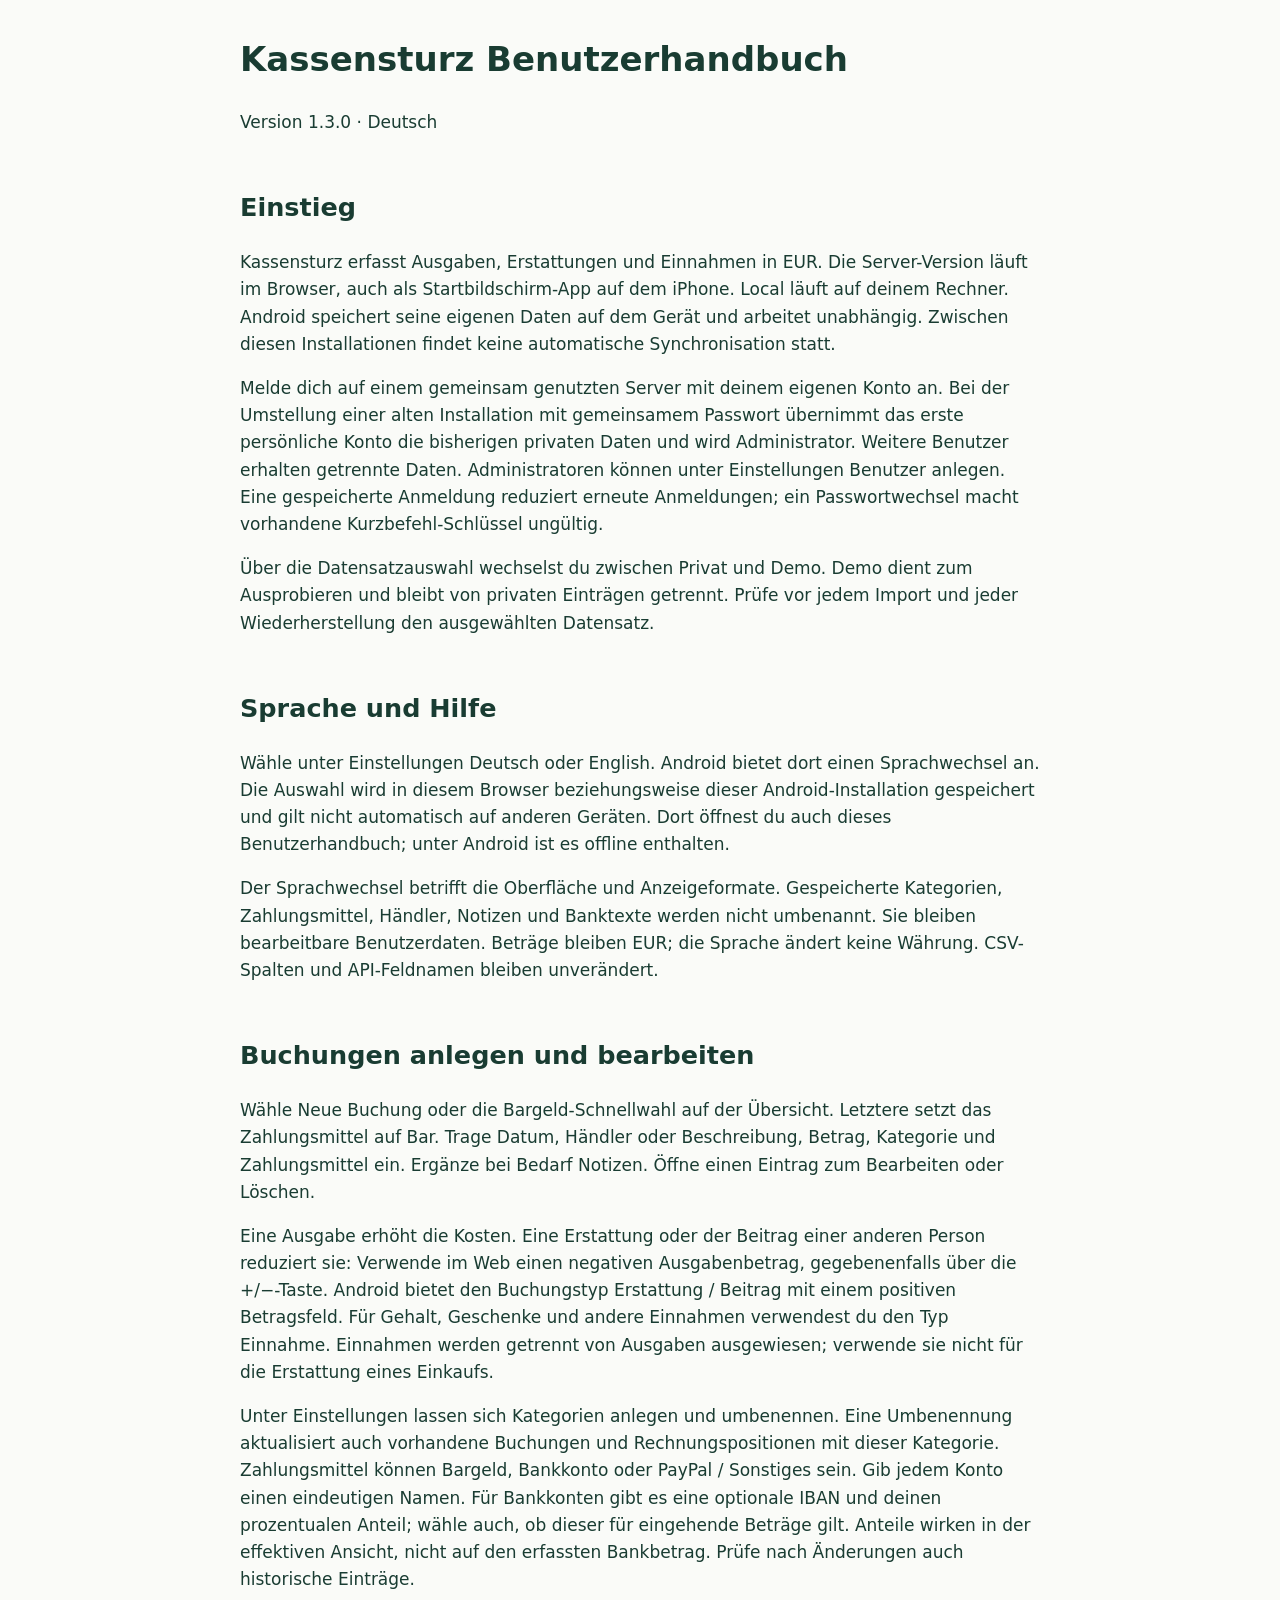
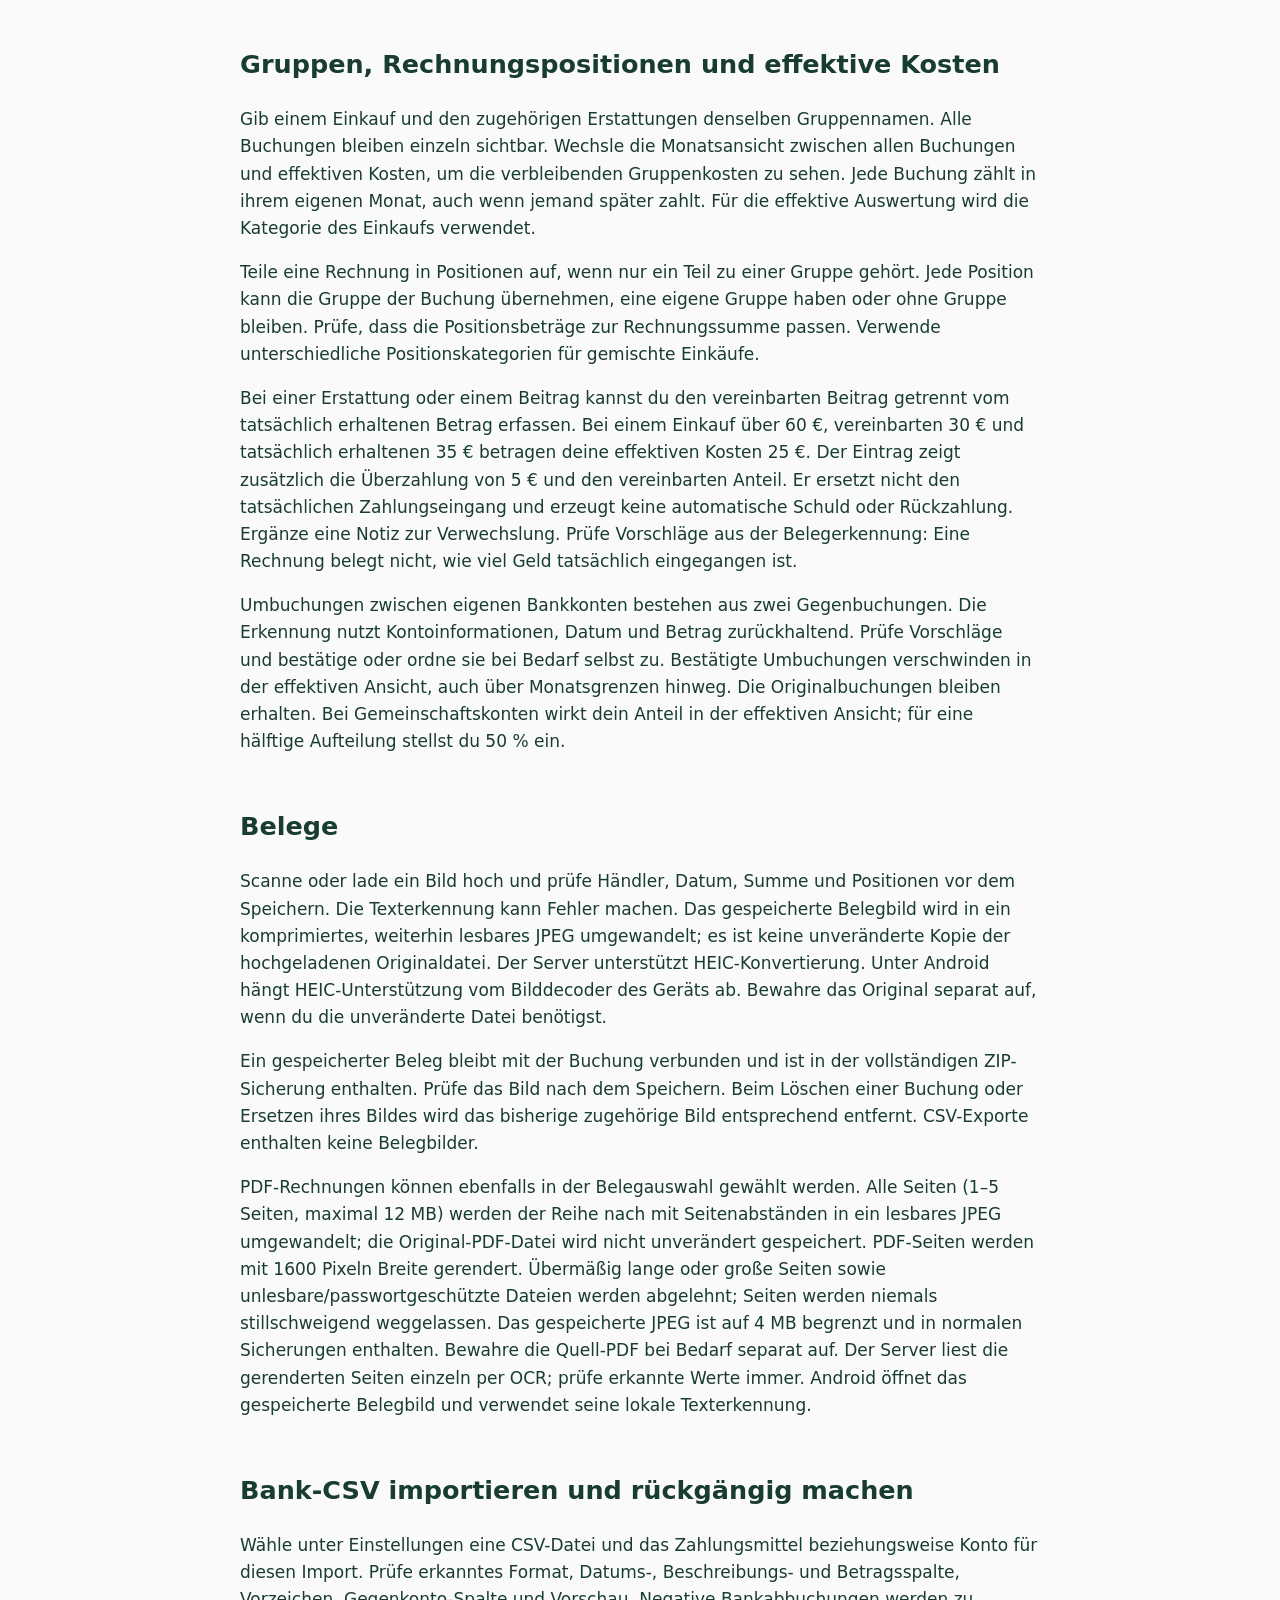
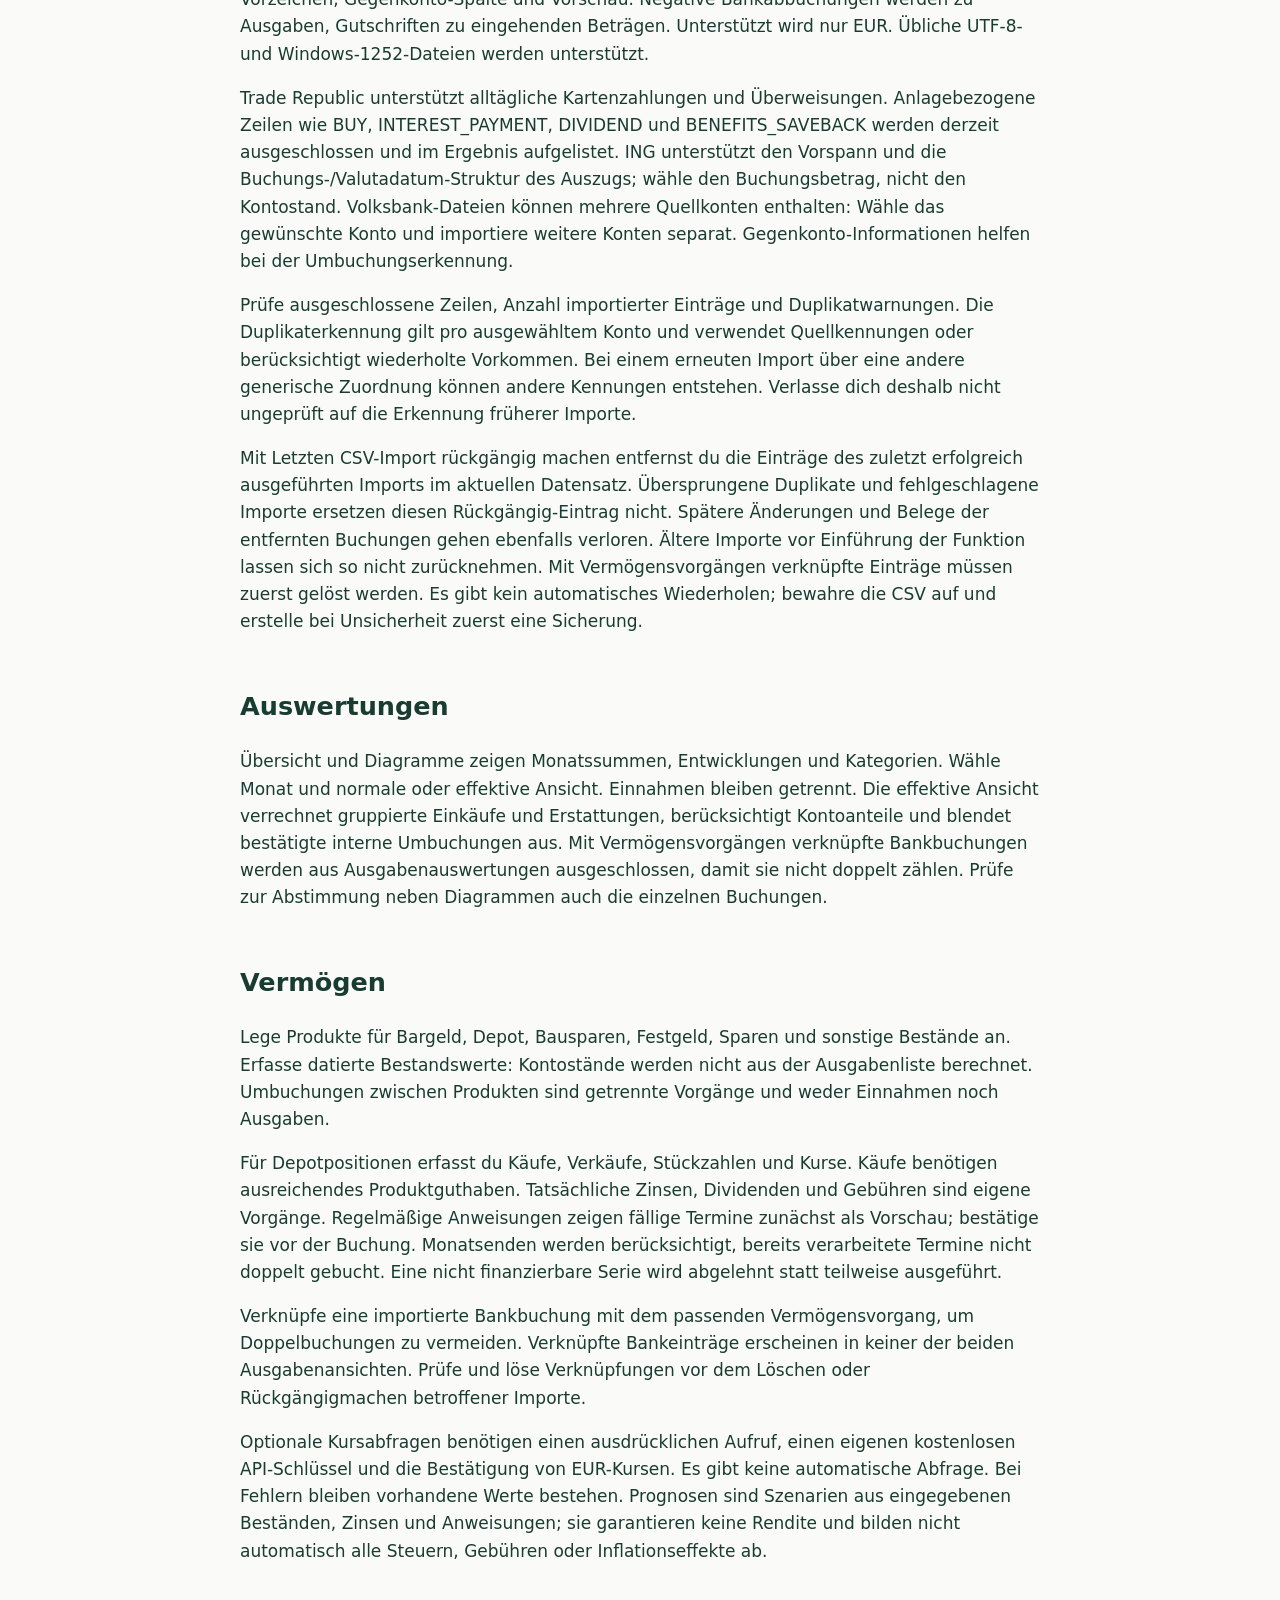
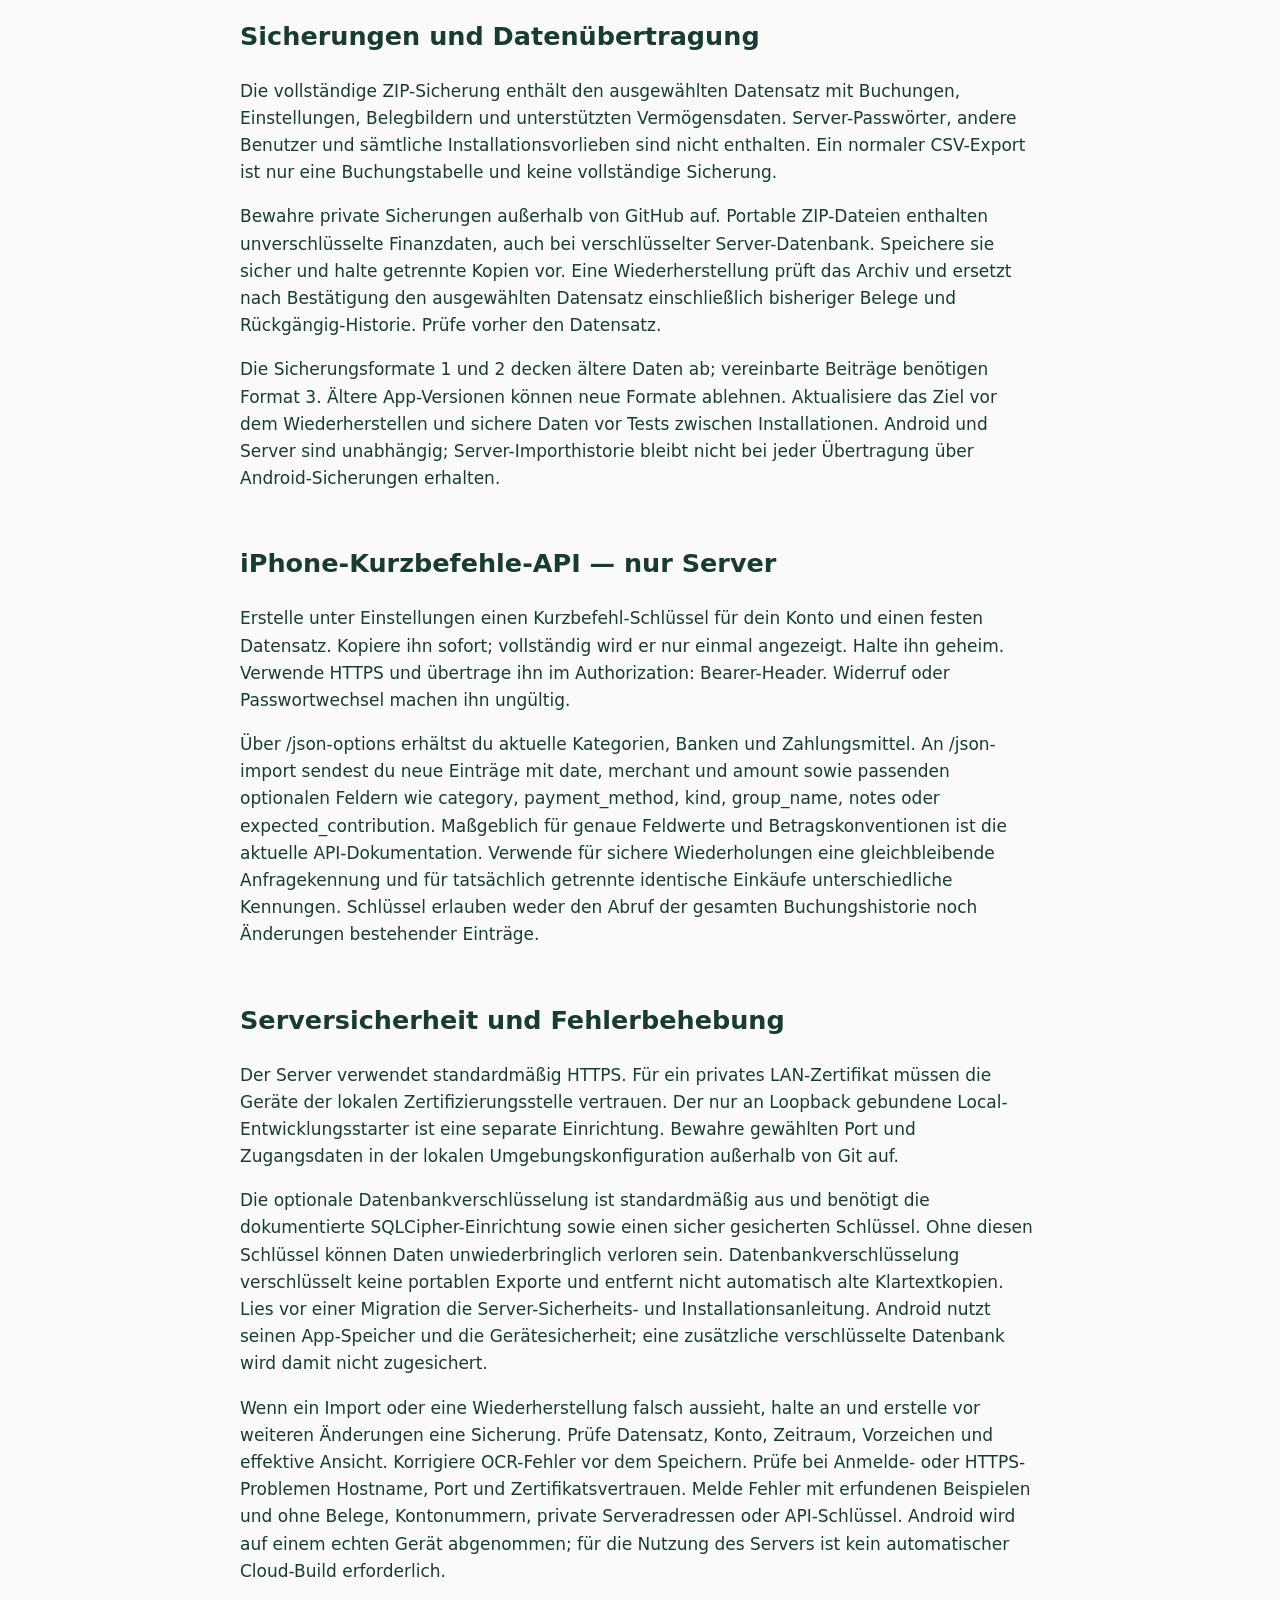
<file: static/manual/de.html>
<!doctype html><html lang="de"><meta charset="utf-8"><meta name="viewport" content="width=device-width,initial-scale=1"><title>Kassensturz Benutzerhandbuch</title><style>body{font:17px/1.6 system-ui,sans-serif;max-width:800px;margin:2rem auto;padding:0 1rem;color:#193c32;background:#fafbf8}h2{margin-top:2em}p{overflow-wrap:anywhere}@media print{body{font-size:11pt}}</style><body><h1>Kassensturz Benutzerhandbuch</h1><p>Version 1.3.0 · Deutsch</p><h2>Einstieg</h2><p>Kassensturz erfasst Ausgaben, Erstattungen und Einnahmen in EUR. Die Server-Version läuft im Browser, auch als Startbildschirm-App auf dem iPhone. Local läuft auf deinem Rechner. Android speichert seine eigenen Daten auf dem Gerät und arbeitet unabhängig. Zwischen diesen Installationen findet keine automatische Synchronisation statt.</p><p>Melde dich auf einem gemeinsam genutzten Server mit deinem eigenen Konto an. Bei der Umstellung einer alten Installation mit gemeinsamem Passwort übernimmt das erste persönliche Konto die bisherigen privaten Daten und wird Administrator. Weitere Benutzer erhalten getrennte Daten. Administratoren können unter Einstellungen Benutzer anlegen. Eine gespeicherte Anmeldung reduziert erneute Anmeldungen; ein Passwortwechsel macht vorhandene Kurzbefehl-Schlüssel ungültig.</p><p>Über die Datensatzauswahl wechselst du zwischen Privat und Demo. Demo dient zum Ausprobieren und bleibt von privaten Einträgen getrennt. Prüfe vor jedem Import und jeder Wiederherstellung den ausgewählten Datensatz.</p><h2>Sprache und Hilfe</h2><p>Wähle unter Einstellungen Deutsch oder English. Android bietet dort einen Sprachwechsel an. Die Auswahl wird in diesem Browser beziehungsweise dieser Android-Installation gespeichert und gilt nicht automatisch auf anderen Geräten. Dort öffnest du auch dieses Benutzerhandbuch; unter Android ist es offline enthalten.</p><p>Der Sprachwechsel betrifft die Oberfläche und Anzeigeformate. Gespeicherte Kategorien, Zahlungsmittel, Händler, Notizen und Banktexte werden nicht umbenannt. Sie bleiben bearbeitbare Benutzerdaten. Beträge bleiben EUR; die Sprache ändert keine Währung. CSV-Spalten und API-Feldnamen bleiben unverändert.</p><h2>Buchungen anlegen und bearbeiten</h2><p>Wähle Neue Buchung oder die Bargeld-Schnellwahl auf der Übersicht. Letztere setzt das Zahlungsmittel auf Bar. Trage Datum, Händler oder Beschreibung, Betrag, Kategorie und Zahlungsmittel ein. Ergänze bei Bedarf Notizen. Öffne einen Eintrag zum Bearbeiten oder Löschen.</p><p>Eine Ausgabe erhöht die Kosten. Eine Erstattung oder der Beitrag einer anderen Person reduziert sie: Verwende im Web einen negativen Ausgabenbetrag, gegebenenfalls über die +/−-Taste. Android bietet den Buchungstyp Erstattung / Beitrag mit einem positiven Betragsfeld. Für Gehalt, Geschenke und andere Einnahmen verwendest du den Typ Einnahme. Einnahmen werden getrennt von Ausgaben ausgewiesen; verwende sie nicht für die Erstattung eines Einkaufs.</p><p>Unter Einstellungen lassen sich Kategorien anlegen und umbenennen. Eine Umbenennung aktualisiert auch vorhandene Buchungen und Rechnungspositionen mit dieser Kategorie. Zahlungsmittel können Bargeld, Bankkonto oder PayPal / Sonstiges sein. Gib jedem Konto einen eindeutigen Namen. Für Bankkonten gibt es eine optionale IBAN und deinen prozentualen Anteil; wähle auch, ob dieser für eingehende Beträge gilt. Anteile wirken in der effektiven Ansicht, nicht auf den erfassten Bankbetrag. Prüfe nach Änderungen auch historische Einträge.</p><h2>Gruppen, Rechnungspositionen und effektive Kosten</h2><p>Gib einem Einkauf und den zugehörigen Erstattungen denselben Gruppennamen. Alle Buchungen bleiben einzeln sichtbar. Wechsle die Monatsansicht zwischen allen Buchungen und effektiven Kosten, um die verbleibenden Gruppenkosten zu sehen. Jede Buchung zählt in ihrem eigenen Monat, auch wenn jemand später zahlt. Für die effektive Auswertung wird die Kategorie des Einkaufs verwendet.</p><p>Teile eine Rechnung in Positionen auf, wenn nur ein Teil zu einer Gruppe gehört. Jede Position kann die Gruppe der Buchung übernehmen, eine eigene Gruppe haben oder ohne Gruppe bleiben. Prüfe, dass die Positionsbeträge zur Rechnungssumme passen. Verwende unterschiedliche Positionskategorien für gemischte Einkäufe.</p><p>Bei einer Erstattung oder einem Beitrag kannst du den vereinbarten Beitrag getrennt vom tatsächlich erhaltenen Betrag erfassen. Bei einem Einkauf über 60 €, vereinbarten 30 € und tatsächlich erhaltenen 35 € betragen deine effektiven Kosten 25 €. Der Eintrag zeigt zusätzlich die Überzahlung von 5 € und den vereinbarten Anteil. Er ersetzt nicht den tatsächlichen Zahlungseingang und erzeugt keine automatische Schuld oder Rückzahlung. Ergänze eine Notiz zur Verwechslung. Prüfe Vorschläge aus der Belegerkennung: Eine Rechnung belegt nicht, wie viel Geld tatsächlich eingegangen ist.</p><p>Umbuchungen zwischen eigenen Bankkonten bestehen aus zwei Gegenbuchungen. Die Erkennung nutzt Kontoinformationen, Datum und Betrag zurückhaltend. Prüfe Vorschläge und bestätige oder ordne sie bei Bedarf selbst zu. Bestätigte Umbuchungen verschwinden in der effektiven Ansicht, auch über Monatsgrenzen hinweg. Die Originalbuchungen bleiben erhalten. Bei Gemeinschaftskonten wirkt dein Anteil in der effektiven Ansicht; für eine hälftige Aufteilung stellst du 50 % ein.</p><h2>Belege</h2><p>Scanne oder lade ein Bild hoch und prüfe Händler, Datum, Summe und Positionen vor dem Speichern. Die Texterkennung kann Fehler machen. Das gespeicherte Belegbild wird in ein komprimiertes, weiterhin lesbares JPEG umgewandelt; es ist keine unveränderte Kopie der hochgeladenen Originaldatei. Der Server unterstützt HEIC-Konvertierung. Unter Android hängt HEIC-Unterstützung vom Bilddecoder des Geräts ab. Bewahre das Original separat auf, wenn du die unveränderte Datei benötigst.</p><p>Ein gespeicherter Beleg bleibt mit der Buchung verbunden und ist in der vollständigen ZIP-Sicherung enthalten. Prüfe das Bild nach dem Speichern. Beim Löschen einer Buchung oder Ersetzen ihres Bildes wird das bisherige zugehörige Bild entsprechend entfernt. CSV-Exporte enthalten keine Belegbilder.</p><p>PDF-Rechnungen können ebenfalls in der Belegauswahl gewählt werden. Alle Seiten (1–5 Seiten, maximal 12 MB) werden der Reihe nach mit Seitenabständen in ein lesbares JPEG umgewandelt; die Original-PDF-Datei wird nicht unverändert gespeichert. PDF-Seiten werden mit 1600 Pixeln Breite gerendert. Übermäßig lange oder große Seiten sowie unlesbare/passwortgeschützte Dateien werden abgelehnt; Seiten werden niemals stillschweigend weggelassen. Das gespeicherte JPEG ist auf 4 MB begrenzt und in normalen Sicherungen enthalten. Bewahre die Quell-PDF bei Bedarf separat auf. Der Server liest die gerenderten Seiten einzeln per OCR; prüfe erkannte Werte immer. Android öffnet das gespeicherte Belegbild und verwendet seine lokale Texterkennung.</p><h2>Bank-CSV importieren und rückgängig machen</h2><p>Wähle unter Einstellungen eine CSV-Datei und das Zahlungsmittel beziehungsweise Konto für diesen Import. Prüfe erkanntes Format, Datums-, Beschreibungs- und Betragsspalte, Vorzeichen, Gegenkonto-Spalte und Vorschau. Negative Bankabbuchungen werden zu Ausgaben, Gutschriften zu eingehenden Beträgen. Unterstützt wird nur EUR. Übliche UTF-8- und Windows-1252-Dateien werden unterstützt.</p><p>Trade Republic unterstützt alltägliche Kartenzahlungen und Überweisungen. Anlagebezogene Zeilen wie BUY, INTEREST_PAYMENT, DIVIDEND und BENEFITS_SAVEBACK werden derzeit ausgeschlossen und im Ergebnis aufgelistet. ING unterstützt den Vorspann und die Buchungs-/Valutadatum-Struktur des Auszugs; wähle den Buchungsbetrag, nicht den Kontostand. Volksbank-Dateien können mehrere Quellkonten enthalten: Wähle das gewünschte Konto und importiere weitere Konten separat. Gegenkonto-Informationen helfen bei der Umbuchungserkennung.</p><p>Prüfe ausgeschlossene Zeilen, Anzahl importierter Einträge und Duplikatwarnungen. Die Duplikaterkennung gilt pro ausgewähltem Konto und verwendet Quellkennungen oder berücksichtigt wiederholte Vorkommen. Bei einem erneuten Import über eine andere generische Zuordnung können andere Kennungen entstehen. Verlasse dich deshalb nicht ungeprüft auf die Erkennung früherer Importe.</p><p>Mit Letzten CSV-Import rückgängig machen entfernst du die Einträge des zuletzt erfolgreich ausgeführten Imports im aktuellen Datensatz. Übersprungene Duplikate und fehlgeschlagene Importe ersetzen diesen Rückgängig-Eintrag nicht. Spätere Änderungen und Belege der entfernten Buchungen gehen ebenfalls verloren. Ältere Importe vor Einführung der Funktion lassen sich so nicht zurücknehmen. Mit Vermögensvorgängen verknüpfte Einträge müssen zuerst gelöst werden. Es gibt kein automatisches Wiederholen; bewahre die CSV auf und erstelle bei Unsicherheit zuerst eine Sicherung.</p><h2>Auswertungen</h2><p>Übersicht und Diagramme zeigen Monatssummen, Entwicklungen und Kategorien. Wähle Monat und normale oder effektive Ansicht. Einnahmen bleiben getrennt. Die effektive Ansicht verrechnet gruppierte Einkäufe und Erstattungen, berücksichtigt Kontoanteile und blendet bestätigte interne Umbuchungen aus. Mit Vermögensvorgängen verknüpfte Bankbuchungen werden aus Ausgabenauswertungen ausgeschlossen, damit sie nicht doppelt zählen. Prüfe zur Abstimmung neben Diagrammen auch die einzelnen Buchungen.</p><h2>Vermögen</h2><p>Lege Produkte für Bargeld, Depot, Bausparen, Festgeld, Sparen und sonstige Bestände an. Erfasse datierte Bestandswerte: Kontostände werden nicht aus der Ausgabenliste berechnet. Umbuchungen zwischen Produkten sind getrennte Vorgänge und weder Einnahmen noch Ausgaben.</p><p>Für Depotpositionen erfasst du Käufe, Verkäufe, Stückzahlen und Kurse. Käufe benötigen ausreichendes Produktguthaben. Tatsächliche Zinsen, Dividenden und Gebühren sind eigene Vorgänge. Regelmäßige Anweisungen zeigen fällige Termine zunächst als Vorschau; bestätige sie vor der Buchung. Monatsenden werden berücksichtigt, bereits verarbeitete Termine nicht doppelt gebucht. Eine nicht finanzierbare Serie wird abgelehnt statt teilweise ausgeführt.</p><p>Verknüpfe eine importierte Bankbuchung mit dem passenden Vermögensvorgang, um Doppelbuchungen zu vermeiden. Verknüpfte Bankeinträge erscheinen in keiner der beiden Ausgabenansichten. Prüfe und löse Verknüpfungen vor dem Löschen oder Rückgängigmachen betroffener Importe.</p><p>Optionale Kursabfragen benötigen einen ausdrücklichen Aufruf, einen eigenen kostenlosen API-Schlüssel und die Bestätigung von EUR-Kursen. Es gibt keine automatische Abfrage. Bei Fehlern bleiben vorhandene Werte bestehen. Prognosen sind Szenarien aus eingegebenen Beständen, Zinsen und Anweisungen; sie garantieren keine Rendite und bilden nicht automatisch alle Steuern, Gebühren oder Inflationseffekte ab.</p><h2>Sicherungen und Datenübertragung</h2><p>Die vollständige ZIP-Sicherung enthält den ausgewählten Datensatz mit Buchungen, Einstellungen, Belegbildern und unterstützten Vermögensdaten. Server-Passwörter, andere Benutzer und sämtliche Installationsvorlieben sind nicht enthalten. Ein normaler CSV-Export ist nur eine Buchungstabelle und keine vollständige Sicherung.</p><p>Bewahre private Sicherungen außerhalb von GitHub auf. Portable ZIP-Dateien enthalten unverschlüsselte Finanzdaten, auch bei verschlüsselter Server-Datenbank. Speichere sie sicher und halte getrennte Kopien vor. Eine Wiederherstellung prüft das Archiv und ersetzt nach Bestätigung den ausgewählten Datensatz einschließlich bisheriger Belege und Rückgängig-Historie. Prüfe vorher den Datensatz.</p><p>Die Sicherungsformate 1 und 2 decken ältere Daten ab; vereinbarte Beiträge benötigen Format 3. Ältere App-Versionen können neue Formate ablehnen. Aktualisiere das Ziel vor dem Wiederherstellen und sichere Daten vor Tests zwischen Installationen. Android und Server sind unabhängig; Server-Importhistorie bleibt nicht bei jeder Übertragung über Android-Sicherungen erhalten.</p><h2>iPhone-Kurzbefehle-API — nur Server</h2><p>Erstelle unter Einstellungen einen Kurzbefehl-Schlüssel für dein Konto und einen festen Datensatz. Kopiere ihn sofort; vollständig wird er nur einmal angezeigt. Halte ihn geheim. Verwende HTTPS und übertrage ihn im Authorization: Bearer-Header. Widerruf oder Passwortwechsel machen ihn ungültig.</p><p>Über /json-options erhältst du aktuelle Kategorien, Banken und Zahlungsmittel. An /json-import sendest du neue Einträge mit date, merchant und amount sowie passenden optionalen Feldern wie category, payment_method, kind, group_name, notes oder expected_contribution. Maßgeblich für genaue Feldwerte und Betragskonventionen ist die aktuelle API-Dokumentation. Verwende für sichere Wiederholungen eine gleichbleibende Anfragekennung und für tatsächlich getrennte identische Einkäufe unterschiedliche Kennungen. Schlüssel erlauben weder den Abruf der gesamten Buchungshistorie noch Änderungen bestehender Einträge.</p><h2>Serversicherheit und Fehlerbehebung</h2><p>Der Server verwendet standardmäßig HTTPS. Für ein privates LAN-Zertifikat müssen die Geräte der lokalen Zertifizierungsstelle vertrauen. Der nur an Loopback gebundene Local-Entwicklungsstarter ist eine separate Einrichtung. Bewahre gewählten Port und Zugangsdaten in der lokalen Umgebungskonfiguration außerhalb von Git auf.</p><p>Die optionale Datenbankverschlüsselung ist standardmäßig aus und benötigt die dokumentierte SQLCipher-Einrichtung sowie einen sicher gesicherten Schlüssel. Ohne diesen Schlüssel können Daten unwiederbringlich verloren sein. Datenbankverschlüsselung verschlüsselt keine portablen Exporte und entfernt nicht automatisch alte Klartextkopien. Lies vor einer Migration die Server-Sicherheits- und Installationsanleitung. Android nutzt seinen App-Speicher und die Gerätesicherheit; eine zusätzliche verschlüsselte Datenbank wird damit nicht zugesichert.</p><p>Wenn ein Import oder eine Wiederherstellung falsch aussieht, halte an und erstelle vor weiteren Änderungen eine Sicherung. Prüfe Datensatz, Konto, Zeitraum, Vorzeichen und effektive Ansicht. Korrigiere OCR-Fehler vor dem Speichern. Prüfe bei Anmelde- oder HTTPS-Problemen Hostname, Port und Zertifikatsvertrauen. Melde Fehler mit erfundenen Beispielen und ohne Belege, Kontonummern, private Serveradressen oder API-Schlüssel. Android wird auf einem echten Gerät abgenommen; für die Nutzung des Servers ist kein automatischer Cloud-Build erforderlich. </p></body></html>
</file>
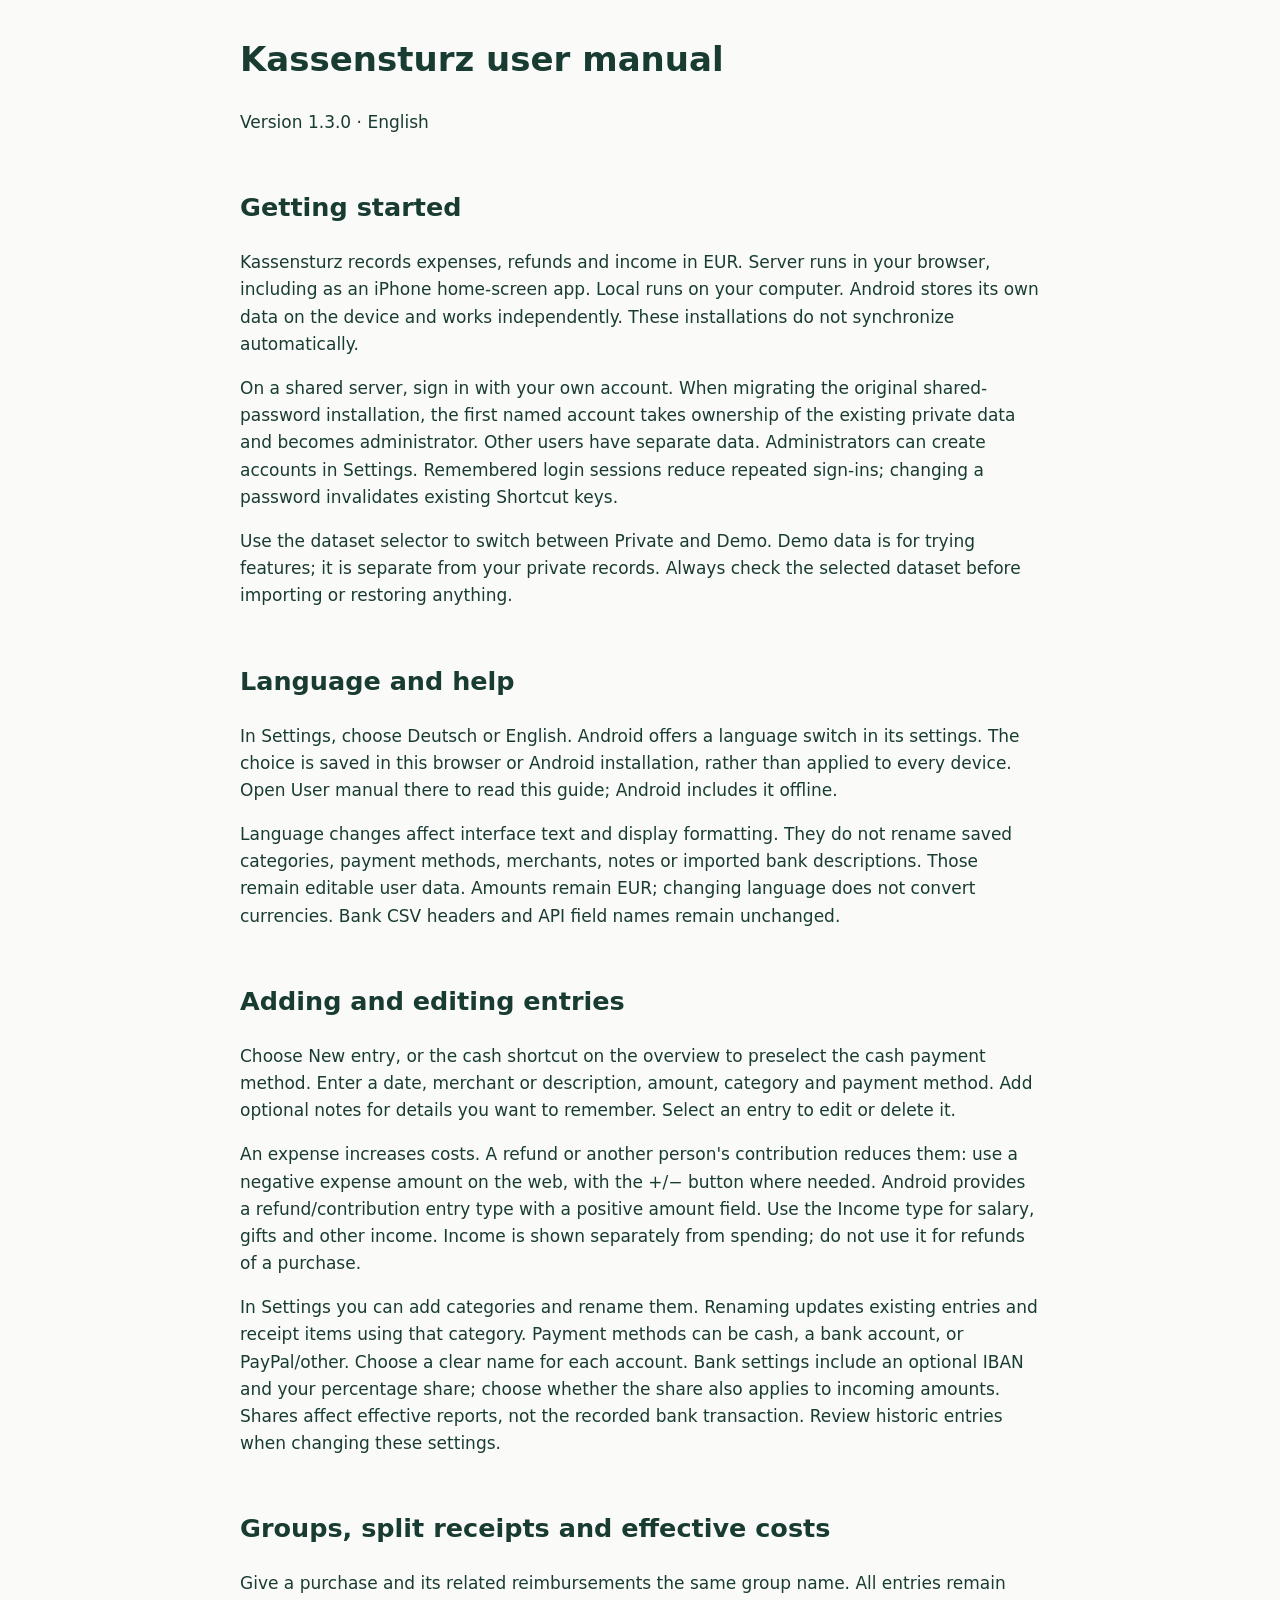
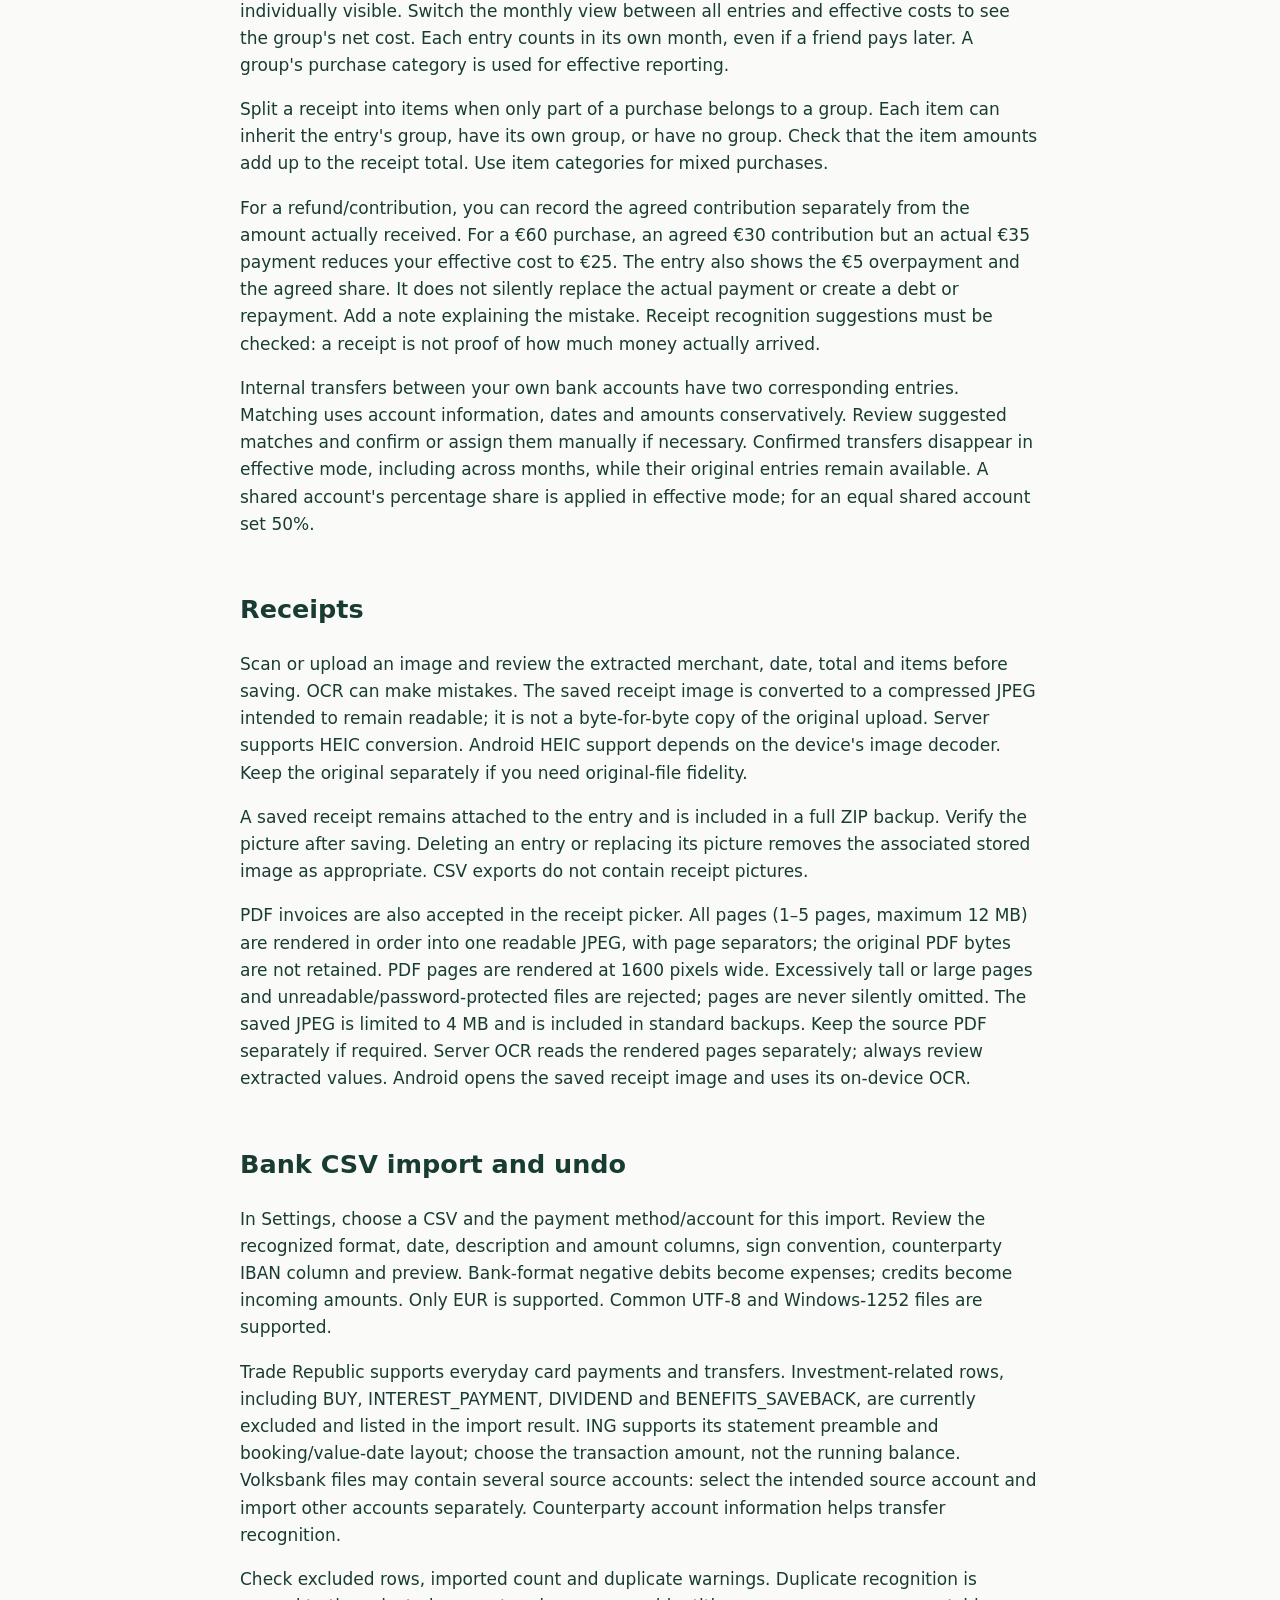
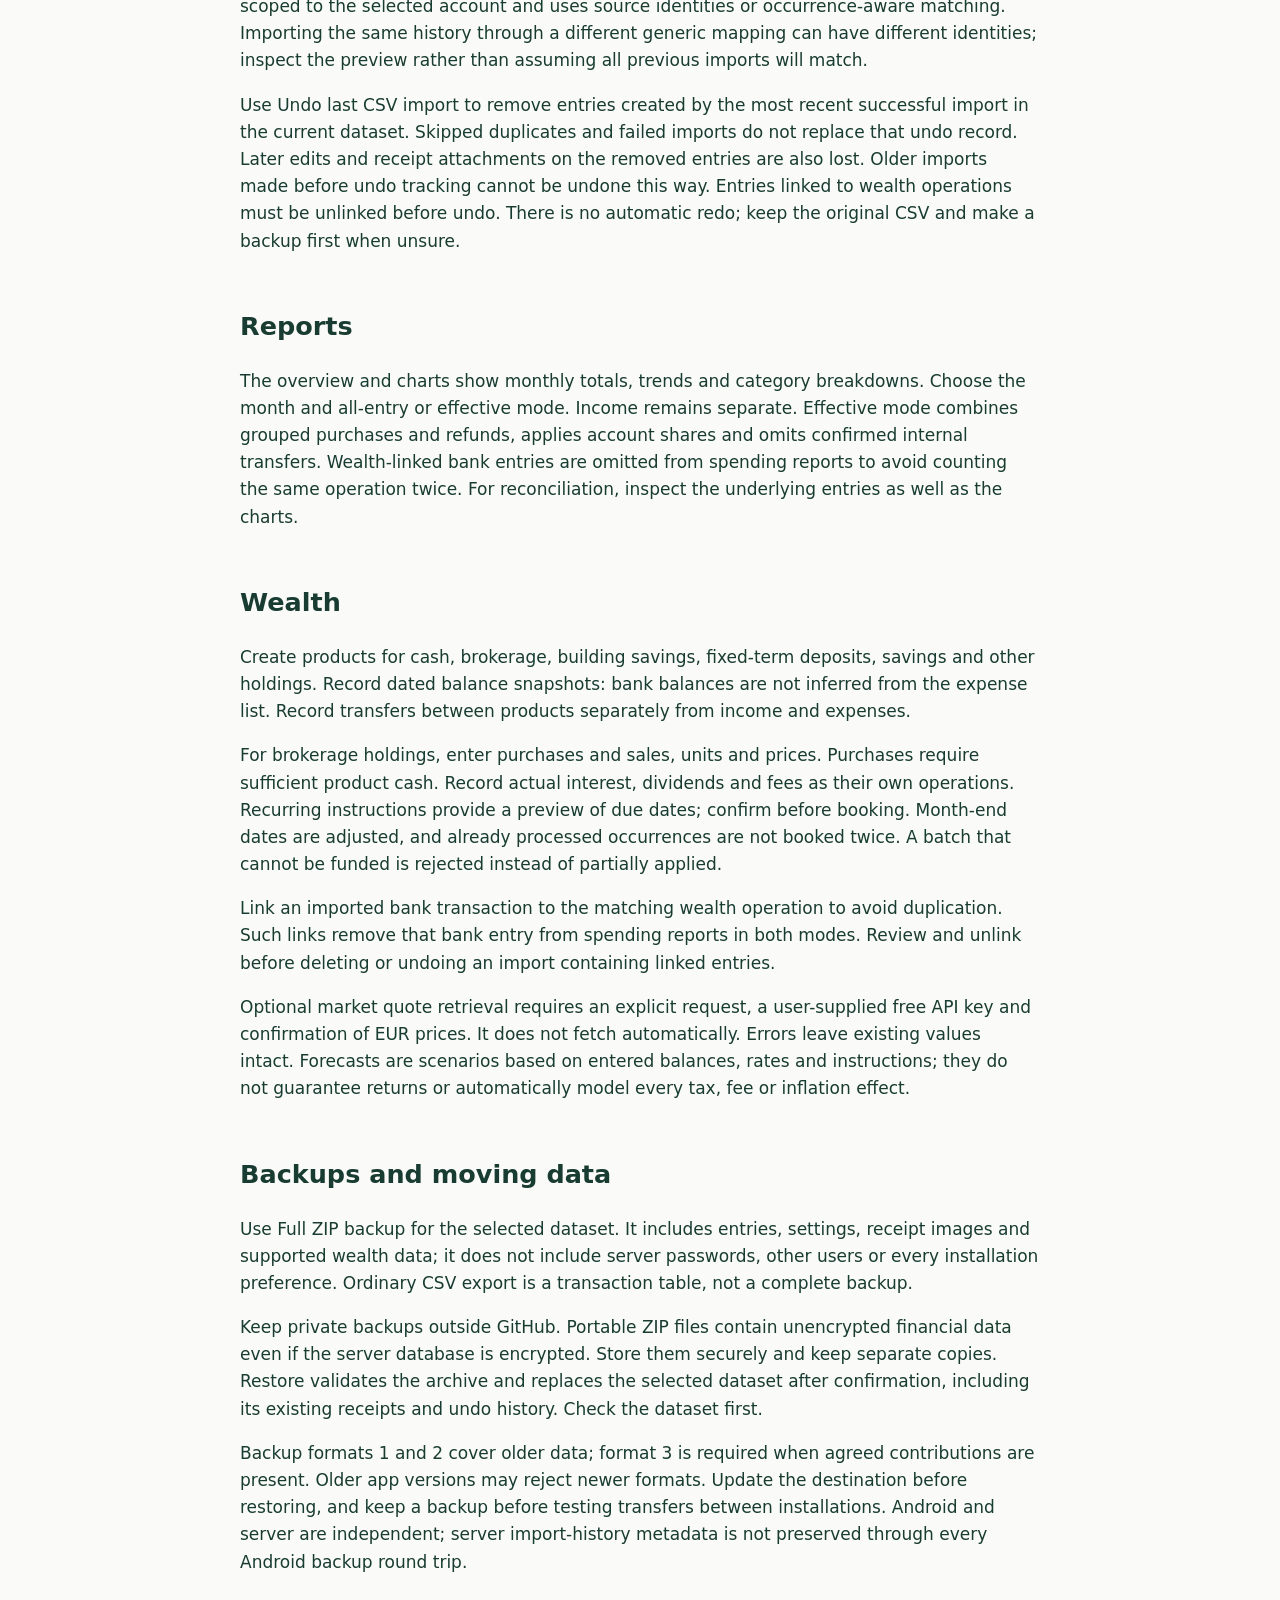
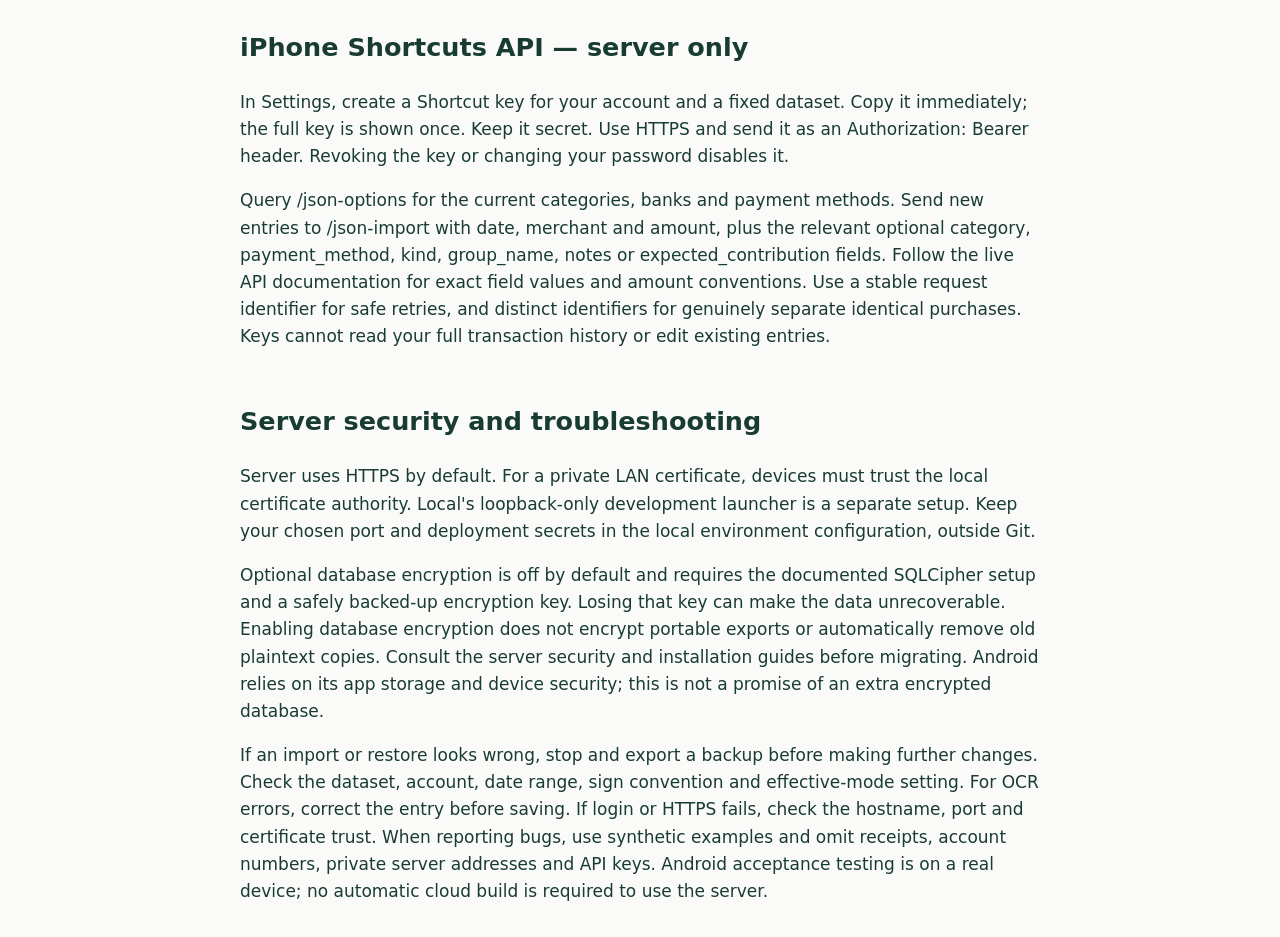
<file: static/manual/en.html>
<!doctype html><html lang="en"><meta charset="utf-8"><meta name="viewport" content="width=device-width,initial-scale=1"><title>Kassensturz User manual</title><style>body{font:17px/1.6 system-ui,sans-serif;max-width:800px;margin:2rem auto;padding:0 1rem;color:#193c32;background:#fafbf8}h2{margin-top:2em}p{overflow-wrap:anywhere}@media print{body{font-size:11pt}}</style><body><h1>Kassensturz user manual</h1><p>Version 1.3.0 · English</p><h2>Getting started</h2><p>Kassensturz records expenses, refunds and income in EUR. Server runs in your browser, including as an iPhone home-screen app. Local runs on your computer. Android stores its own data on the device and works independently. These installations do not synchronize automatically.</p><p>On a shared server, sign in with your own account. When migrating the original shared-password installation, the first named account takes ownership of the existing private data and becomes administrator. Other users have separate data. Administrators can create accounts in Settings. Remembered login sessions reduce repeated sign-ins; changing a password invalidates existing Shortcut keys.</p><p>Use the dataset selector to switch between Private and Demo. Demo data is for trying features; it is separate from your private records. Always check the selected dataset before importing or restoring anything.</p><h2>Language and help</h2><p>In Settings, choose Deutsch or English. Android offers a language switch in its settings. The choice is saved in this browser or Android installation, rather than applied to every device. Open User manual there to read this guide; Android includes it offline.</p><p>Language changes affect interface text and display formatting. They do not rename saved categories, payment methods, merchants, notes or imported bank descriptions. Those remain editable user data. Amounts remain EUR; changing language does not convert currencies. Bank CSV headers and API field names remain unchanged.</p><h2>Adding and editing entries</h2><p>Choose New entry, or the cash shortcut on the overview to preselect the cash payment method. Enter a date, merchant or description, amount, category and payment method. Add optional notes for details you want to remember. Select an entry to edit or delete it.</p><p>An expense increases costs. A refund or another person&#x27;s contribution reduces them: use a negative expense amount on the web, with the +/− button where needed. Android provides a refund/contribution entry type with a positive amount field. Use the Income type for salary, gifts and other income. Income is shown separately from spending; do not use it for refunds of a purchase.</p><p>In Settings you can add categories and rename them. Renaming updates existing entries and receipt items using that category. Payment methods can be cash, a bank account, or PayPal/other. Choose a clear name for each account. Bank settings include an optional IBAN and your percentage share; choose whether the share also applies to incoming amounts. Shares affect effective reports, not the recorded bank transaction. Review historic entries when changing these settings.</p><h2>Groups, split receipts and effective costs</h2><p>Give a purchase and its related reimbursements the same group name. All entries remain individually visible. Switch the monthly view between all entries and effective costs to see the group&#x27;s net cost. Each entry counts in its own month, even if a friend pays later. A group&#x27;s purchase category is used for effective reporting.</p><p>Split a receipt into items when only part of a purchase belongs to a group. Each item can inherit the entry&#x27;s group, have its own group, or have no group. Check that the item amounts add up to the receipt total. Use item categories for mixed purchases.</p><p>For a refund/contribution, you can record the agreed contribution separately from the amount actually received. For a €60 purchase, an agreed €30 contribution but an actual €35 payment reduces your effective cost to €25. The entry also shows the €5 overpayment and the agreed share. It does not silently replace the actual payment or create a debt or repayment. Add a note explaining the mistake. Receipt recognition suggestions must be checked: a receipt is not proof of how much money actually arrived.</p><p>Internal transfers between your own bank accounts have two corresponding entries. Matching uses account information, dates and amounts conservatively. Review suggested matches and confirm or assign them manually if necessary. Confirmed transfers disappear in effective mode, including across months, while their original entries remain available. A shared account&#x27;s percentage share is applied in effective mode; for an equal shared account set 50%.</p><h2>Receipts</h2><p>Scan or upload an image and review the extracted merchant, date, total and items before saving. OCR can make mistakes. The saved receipt image is converted to a compressed JPEG intended to remain readable; it is not a byte-for-byte copy of the original upload. Server supports HEIC conversion. Android HEIC support depends on the device&#x27;s image decoder. Keep the original separately if you need original-file fidelity.</p><p>A saved receipt remains attached to the entry and is included in a full ZIP backup. Verify the picture after saving. Deleting an entry or replacing its picture removes the associated stored image as appropriate. CSV exports do not contain receipt pictures.</p><p>PDF invoices are also accepted in the receipt picker. All pages (1–5 pages, maximum 12 MB) are rendered in order into one readable JPEG, with page separators; the original PDF bytes are not retained. PDF pages are rendered at 1600 pixels wide. Excessively tall or large pages and unreadable/password-protected files are rejected; pages are never silently omitted. The saved JPEG is limited to 4 MB and is included in standard backups. Keep the source PDF separately if required. Server OCR reads the rendered pages separately; always review extracted values. Android opens the saved receipt image and uses its on-device OCR.</p><h2>Bank CSV import and undo</h2><p>In Settings, choose a CSV and the payment method/account for this import. Review the recognized format, date, description and amount columns, sign convention, counterparty IBAN column and preview. Bank-format negative debits become expenses; credits become incoming amounts. Only EUR is supported. Common UTF-8 and Windows-1252 files are supported.</p><p>Trade Republic supports everyday card payments and transfers. Investment-related rows, including BUY, INTEREST_PAYMENT, DIVIDEND and BENEFITS_SAVEBACK, are currently excluded and listed in the import result. ING supports its statement preamble and booking/value-date layout; choose the transaction amount, not the running balance. Volksbank files may contain several source accounts: select the intended source account and import other accounts separately. Counterparty account information helps transfer recognition.</p><p>Check excluded rows, imported count and duplicate warnings. Duplicate recognition is scoped to the selected account and uses source identities or occurrence-aware matching. Importing the same history through a different generic mapping can have different identities; inspect the preview rather than assuming all previous imports will match.</p><p>Use Undo last CSV import to remove entries created by the most recent successful import in the current dataset. Skipped duplicates and failed imports do not replace that undo record. Later edits and receipt attachments on the removed entries are also lost. Older imports made before undo tracking cannot be undone this way. Entries linked to wealth operations must be unlinked before undo. There is no automatic redo; keep the original CSV and make a backup first when unsure.</p><h2>Reports</h2><p>The overview and charts show monthly totals, trends and category breakdowns. Choose the month and all-entry or effective mode. Income remains separate. Effective mode combines grouped purchases and refunds, applies account shares and omits confirmed internal transfers. Wealth-linked bank entries are omitted from spending reports to avoid counting the same operation twice. For reconciliation, inspect the underlying entries as well as the charts.</p><h2>Wealth</h2><p>Create products for cash, brokerage, building savings, fixed-term deposits, savings and other holdings. Record dated balance snapshots: bank balances are not inferred from the expense list. Record transfers between products separately from income and expenses.</p><p>For brokerage holdings, enter purchases and sales, units and prices. Purchases require sufficient product cash. Record actual interest, dividends and fees as their own operations. Recurring instructions provide a preview of due dates; confirm before booking. Month-end dates are adjusted, and already processed occurrences are not booked twice. A batch that cannot be funded is rejected instead of partially applied.</p><p>Link an imported bank transaction to the matching wealth operation to avoid duplication. Such links remove that bank entry from spending reports in both modes. Review and unlink before deleting or undoing an import containing linked entries.</p><p>Optional market quote retrieval requires an explicit request, a user-supplied free API key and confirmation of EUR prices. It does not fetch automatically. Errors leave existing values intact. Forecasts are scenarios based on entered balances, rates and instructions; they do not guarantee returns or automatically model every tax, fee or inflation effect.</p><h2>Backups and moving data</h2><p>Use Full ZIP backup for the selected dataset. It includes entries, settings, receipt images and supported wealth data; it does not include server passwords, other users or every installation preference. Ordinary CSV export is a transaction table, not a complete backup.</p><p>Keep private backups outside GitHub. Portable ZIP files contain unencrypted financial data even if the server database is encrypted. Store them securely and keep separate copies. Restore validates the archive and replaces the selected dataset after confirmation, including its existing receipts and undo history. Check the dataset first.</p><p>Backup formats 1 and 2 cover older data; format 3 is required when agreed contributions are present. Older app versions may reject newer formats. Update the destination before restoring, and keep a backup before testing transfers between installations. Android and server are independent; server import-history metadata is not preserved through every Android backup round trip.</p><h2>iPhone Shortcuts API — server only</h2><p>In Settings, create a Shortcut key for your account and a fixed dataset. Copy it immediately; the full key is shown once. Keep it secret. Use HTTPS and send it as an Authorization: Bearer header. Revoking the key or changing your password disables it.</p><p>Query /json-options for the current categories, banks and payment methods. Send new entries to /json-import with date, merchant and amount, plus the relevant optional category, payment_method, kind, group_name, notes or expected_contribution fields. Follow the live API documentation for exact field values and amount conventions. Use a stable request identifier for safe retries, and distinct identifiers for genuinely separate identical purchases. Keys cannot read your full transaction history or edit existing entries.</p><h2>Server security and troubleshooting</h2><p>Server uses HTTPS by default. For a private LAN certificate, devices must trust the local certificate authority. Local&#x27;s loopback-only development launcher is a separate setup. Keep your chosen port and deployment secrets in the local environment configuration, outside Git.</p><p>Optional database encryption is off by default and requires the documented SQLCipher setup and a safely backed-up encryption key. Losing that key can make the data unrecoverable. Enabling database encryption does not encrypt portable exports or automatically remove old plaintext copies. Consult the server security and installation guides before migrating. Android relies on its app storage and device security; this is not a promise of an extra encrypted database.</p><p>If an import or restore looks wrong, stop and export a backup before making further changes. Check the dataset, account, date range, sign convention and effective-mode setting. For OCR errors, correct the entry before saving. If login or HTTPS fails, check the hostname, port and certificate trust. When reporting bugs, use synthetic examples and omit receipts, account numbers, private server addresses and API keys. Android acceptance testing is on a real device; no automatic cloud build is required to use the server. </p></body></html>
</file>
